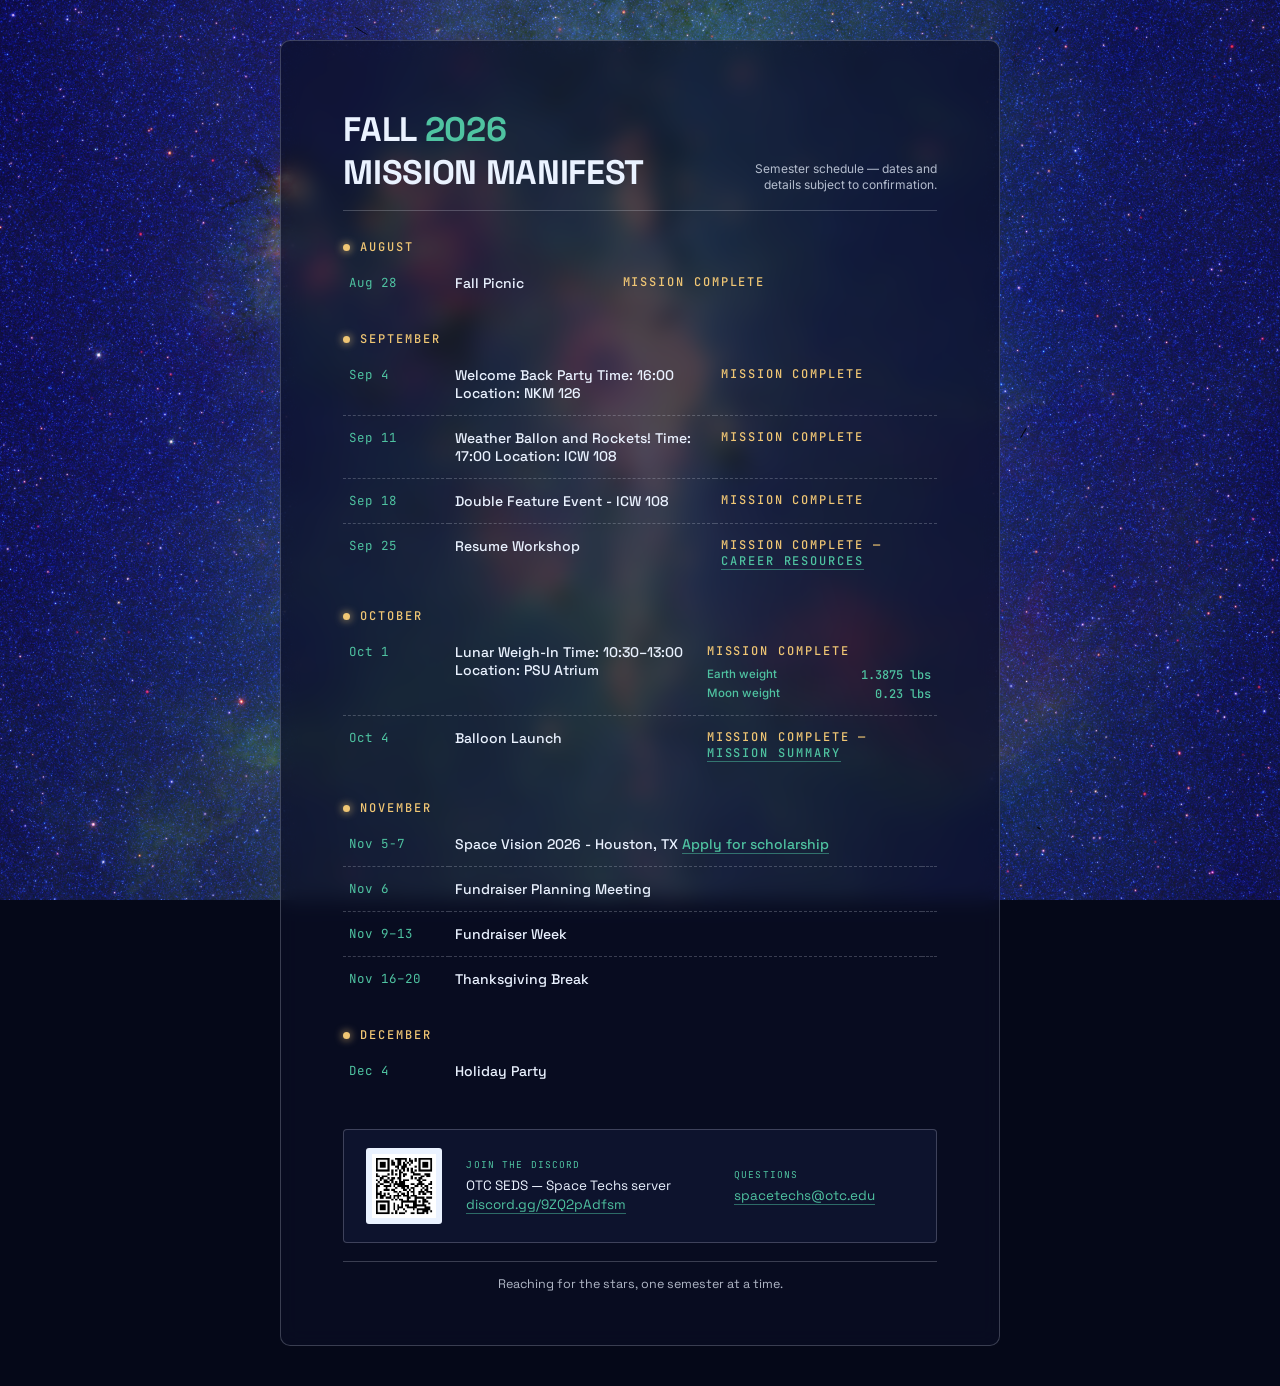
<file: index.html>
<!DOCTYPE html>
<html lang="en">
<head>
<meta charset="UTF-8">
<meta name="viewport" content="width=device-width, initial-scale=1">
<title>Space Techs — Fall 2026 Schedule</title>
<link rel="preconnect" href="https://fonts.googleapis.com">
<link href="https://fonts.googleapis.com/css2?family=Space+Grotesk:wght@400;500;600;700&family=Inter:wght@400;500;600&family=JetBrains+Mono:wght@400;500;600&display=swap" rel="stylesheet">
<link rel="stylesheet" href="css/styles.css">
</head>
<body>

<div class="backdrop" aria-hidden="true"><img src="galactic-center.jpg" alt=""></div>

<div class="page">
  <header>
    <h1>FALL <span class="accent">2026</span><br>MISSION MANIFEST</h1>
    <div class="manifest-note">Semester schedule &mdash; dates and details subject to confirmation.</div>
  </header>

  <main>
  <div class="manifest">

    <div class="month-block">
      <div class="month-label"><span class="dot" aria-hidden="true"></span><h2 class="name">August</h2></div>
      <table class="rows">
        <caption class="sr-only">August schedule</caption>
        <thead>
          <tr>
            <th scope="col" class="sr-only">Date</th>
            <th scope="col" class="sr-only">Event</th>
            <th scope="col" class="sr-only">Status or link</th>
          </tr>
        </thead>
        <tbody>
          <tr><td class="date">Aug 28</td><td class="event">Fall Picnic</td><td class="name">mission complete</td></tr>
        </tbody>
      </table>
    </div>

    <div class="month-block">
      <div class="month-label"><span class="dot" aria-hidden="true"></span><h2 class="name">September</h2></div>
      <table class="rows">
        <caption class="sr-only">September schedule</caption>
        <thead>
          <tr>
            <th scope="col" class="sr-only">Date</th>
            <th scope="col" class="sr-only">Event</th>
            <th scope="col" class="sr-only">Status or link</th>
          </tr>
        </thead>
        <tbody>
          <tr><td class="date">Sep 4</td><td class="event">Welcome Back Party Time: 16:00 Location: NKM 126</td><td class="name">mission complete</td></tr>
          <tr><td class="date">Sep 11</td><td class="event">Weather Ballon and Rockets! Time: 17:00 Location: ICW 108</td><td class="name">mission complete</td></tr>
          <tr><td class="date">Sep 18</td><td class="event">Double Feature Event - ICW 108</td><td class="name">mission complete</td></tr>
          <tr><td class="date">Sep 25</td><td class="event">Resume Workshop</td><td class="name">mission complete &mdash; <a href="career_resources.html">Career Resources</a></td></tr>
        </tbody>
      </table>
    </div>

    <div class="month-block">
      <div class="month-label"><span class="dot" aria-hidden="true"></span><h2 class="name">October</h2></div>
      <table class="rows">
        <caption class="sr-only">October schedule</caption>
        <thead>
          <tr>
            <th scope="col" class="sr-only">Date</th>
            <th scope="col" class="sr-only">Event</th>
            <th scope="col" class="sr-only">Status or link</th>
          </tr>
        </thead>
        <tbody>
          <tr><td class="date">Oct 1</td><td class="event">Lunar Weigh-In Time: 10:30&ndash;13:00 Location: PSU Atrium</td><td class="name">mission complete
            <dl class="stats">
              <div><dt>Earth weight</dt><dd>1.3875 lbs</dd></div>
              <div><dt>Moon weight</dt><dd>0.23 lbs</dd></div>
            </dl>
          </td></tr>
          <tr><td class="date">Oct 4</td><td class="event">Balloon Launch</td><td class="name">mission complete &mdash; <a href="weather_balloon.html">Mission Summary</a></td></tr>
        </tbody>
      </table>
    </div>

    <div class="month-block">
      <div class="month-label"><span class="dot" aria-hidden="true"></span><h2 class="name">November</h2></div>
      <table class="rows">
        <caption class="sr-only">November schedule</caption>
        <thead>
          <tr>
            <th scope="col" class="sr-only">Date</th>
            <th scope="col" class="sr-only">Event</th>
            <th scope="col" class="sr-only">Status or link</th>
          </tr>
        </thead>
        <tbody>
          <tr><td class="date">Nov 5-7</td><td class="event">Space Vision 2026 - Houston, TX <a href="https://sedsusa.typeform.com/to/e5uUiktS" target="_blank" rel="noopener noreferrer">Apply for scholarship<span class="sr-only"> (opens in new tab)</span></a></td><td></td></tr>
          <tr><td class="date">Nov 6</td><td class="event">Fundraiser Planning Meeting</td><td></td></tr>
          <tr><td class="date">Nov 9&ndash;13</td><td class="event">Fundraiser Week</td><td></td></tr>
          <tr><td class="date">Nov 16&ndash;20</td><td class="event">Thanksgiving Break</td><td></td></tr>
        </tbody>
      </table>
    </div>

    <div class="month-block">
      <div class="month-label"><span class="dot" aria-hidden="true"></span><h2 class="name">December</h2></div>
      <table class="rows">
        <caption class="sr-only">December schedule</caption>
        <thead>
          <tr>
            <th scope="col" class="sr-only">Date</th>
            <th scope="col" class="sr-only">Event</th>
            <th scope="col" class="sr-only">Status or link</th>
          </tr>
        </thead>
        <tbody>
          <tr><td class="date">Dec 4</td><td class="event">Holiday Party</td><td></td></tr>
        </tbody>
      </table>
    </div>

  </div>

  <div class="standing-info">
    <div class="qr-col">
      <img src="qr-code.png" alt="QR code linking to the Space Techs Discord server">
    </div>
    <div class="standing-col">
      <div class="label" id="discord-label">Join the Discord</div>
      <div class="value">OTC SEDS &mdash; Space Techs server<br><a href="https://discord.gg/9ZQ2pAdfsm" target="_blank" rel="noopener noreferrer" aria-describedby="discord-label">discord.gg/9ZQ2pAdfsm<span class="sr-only"> (opens in new tab)</span></a></div>
    </div>
    <div class="standing-col">
      <div class="label" id="questions-label">Questions</div>
      <div class="value"><a href="mailto:spacetechs@otc.edu" aria-describedby="questions-label">spacetechs@otc.edu</a></div>
    </div>
  </div>
  </main>

  <footer>
    <div class="tagline">Reaching for the stars, one semester at a time.</div>
  </footer>
</div>

</body>
</html>
</file>
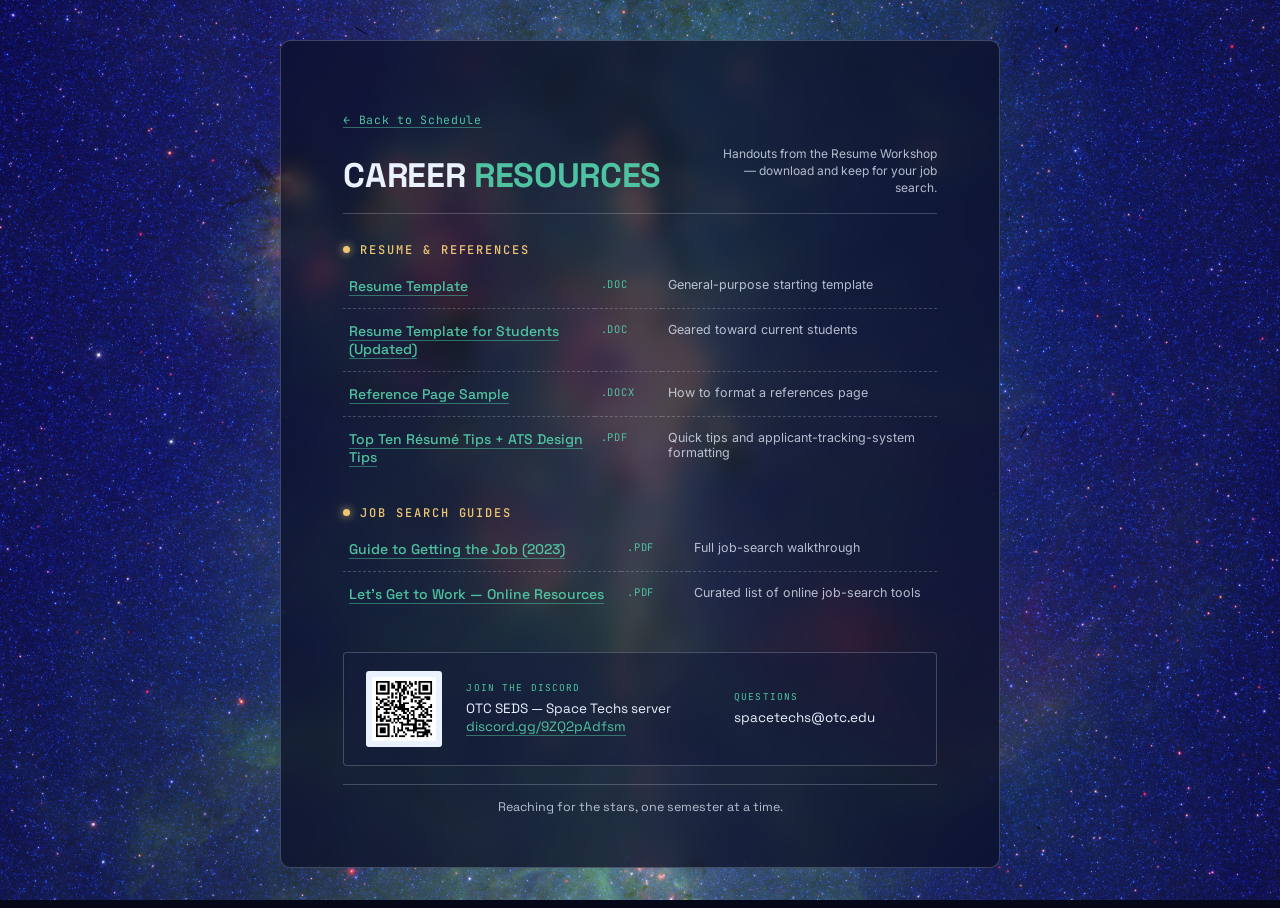
<file: career_resources.html>
<!DOCTYPE html>
<html lang="en">
<head>
<meta charset="UTF-8">
<meta name="viewport" content="width=device-width, initial-scale=1">
<title>Space Techs — Career Resources</title>
<link rel="preconnect" href="https://fonts.googleapis.com">
<link href="https://fonts.googleapis.com/css2?family=Space+Grotesk:wght@400;500;600;700&family=Inter:wght@400;500;600&family=JetBrains+Mono:wght@400;500;600&display=swap" rel="stylesheet">
<link rel="stylesheet" href="css/styles.css">
</head>
<body>

<div class="backdrop"><img src="galactic-center.jpg" alt=""></div>

<div class="page">
  <a class="back-link" href="index.html">&larr; Back to Schedule</a>

  <header>
    <h1>CAREER <span class="accent">RESOURCES</span></h1>
    <div class="manifest-note">Handouts from the Resume Workshop &mdash; download and keep for your job search.</div>
  </header>

  <div class="manifest">

    <div class="section-block">
      <div class="section-label"><span class="dot"></span><span class="name">Resume &amp; References</span></div>
      <table class="rows">
        <tr>
          <td class="file"><a href="career_resources/Resume%20Template.doc">Resume Template</a></td>
          <td class="type">.doc</td>
          <td class="note">General-purpose starting template</td>
        </tr>
        <tr>
          <td class="file"><a href="career_resources/Resume%20Template%20for%20Students%20Updated.doc">Resume Template for Students (Updated)</a></td>
          <td class="type">.doc</td>
          <td class="note">Geared toward current students</td>
        </tr>
        <tr>
          <td class="file"><a href="career_resources/Reference%20Page%20Sample.docx">Reference Page Sample</a></td>
          <td class="type">.docx</td>
          <td class="note">How to format a references page</td>
        </tr>
        <tr>
          <td class="file"><a href="career_resources/Top%20Ten%20R%C3%A9sum%C3%A9%20Tips%20HANDOUT%20Copy%20plus%20ATS%20Design%20Tips.pdf">Top Ten R&eacute;sum&eacute; Tips + ATS Design Tips</a></td>
          <td class="type">.pdf</td>
          <td class="note">Quick tips and applicant-tracking-system formatting</td>
        </tr>
      </table>
    </div>

    <div class="section-block">
      <div class="section-label"><span class="dot"></span><span class="name">Job Search Guides</span></div>
      <table class="rows">
        <tr>
          <td class="file"><a href="career_resources/GuidetoGettingtheJob%20-%202023.pdf">Guide to Getting the Job (2023)</a></td>
          <td class="type">.pdf</td>
          <td class="note">Full job-search walkthrough</td>
        </tr>
        <tr>
          <td class="file"><a href="career_resources/Lets%20Get%20to%20Work%20Online%20Resources%209.21.2026.pdf">Let&rsquo;s Get to Work &mdash; Online Resources</a></td>
          <td class="type">.pdf</td>
          <td class="note">Curated list of online job-search tools</td>
        </tr>
      </table>
    </div>

  </div>

  <div class="standing-info">
    <div class="qr-col">
      <img src="qr-code.png" alt="QR code linking to the Space Techs Discord server">
    </div>
    <div class="standing-col">
      <div class="label">Join the Discord</div>
      <div class="value">OTC SEDS &mdash; Space Techs server<br><a href="https://discord.gg/9ZQ2pAdfsm" target="_blank">discord.gg/9ZQ2pAdfsm</a></div>
    </div>
    <div class="standing-col">
      <div class="label">Questions</div>
      <div class="value">spacetechs@otc.edu</div>
    </div>
  </div>

  <footer>
    <div class="tagline">Reaching for the stars, one semester at a time.</div>
  </footer>
</div>

</body>
</html>
</file>
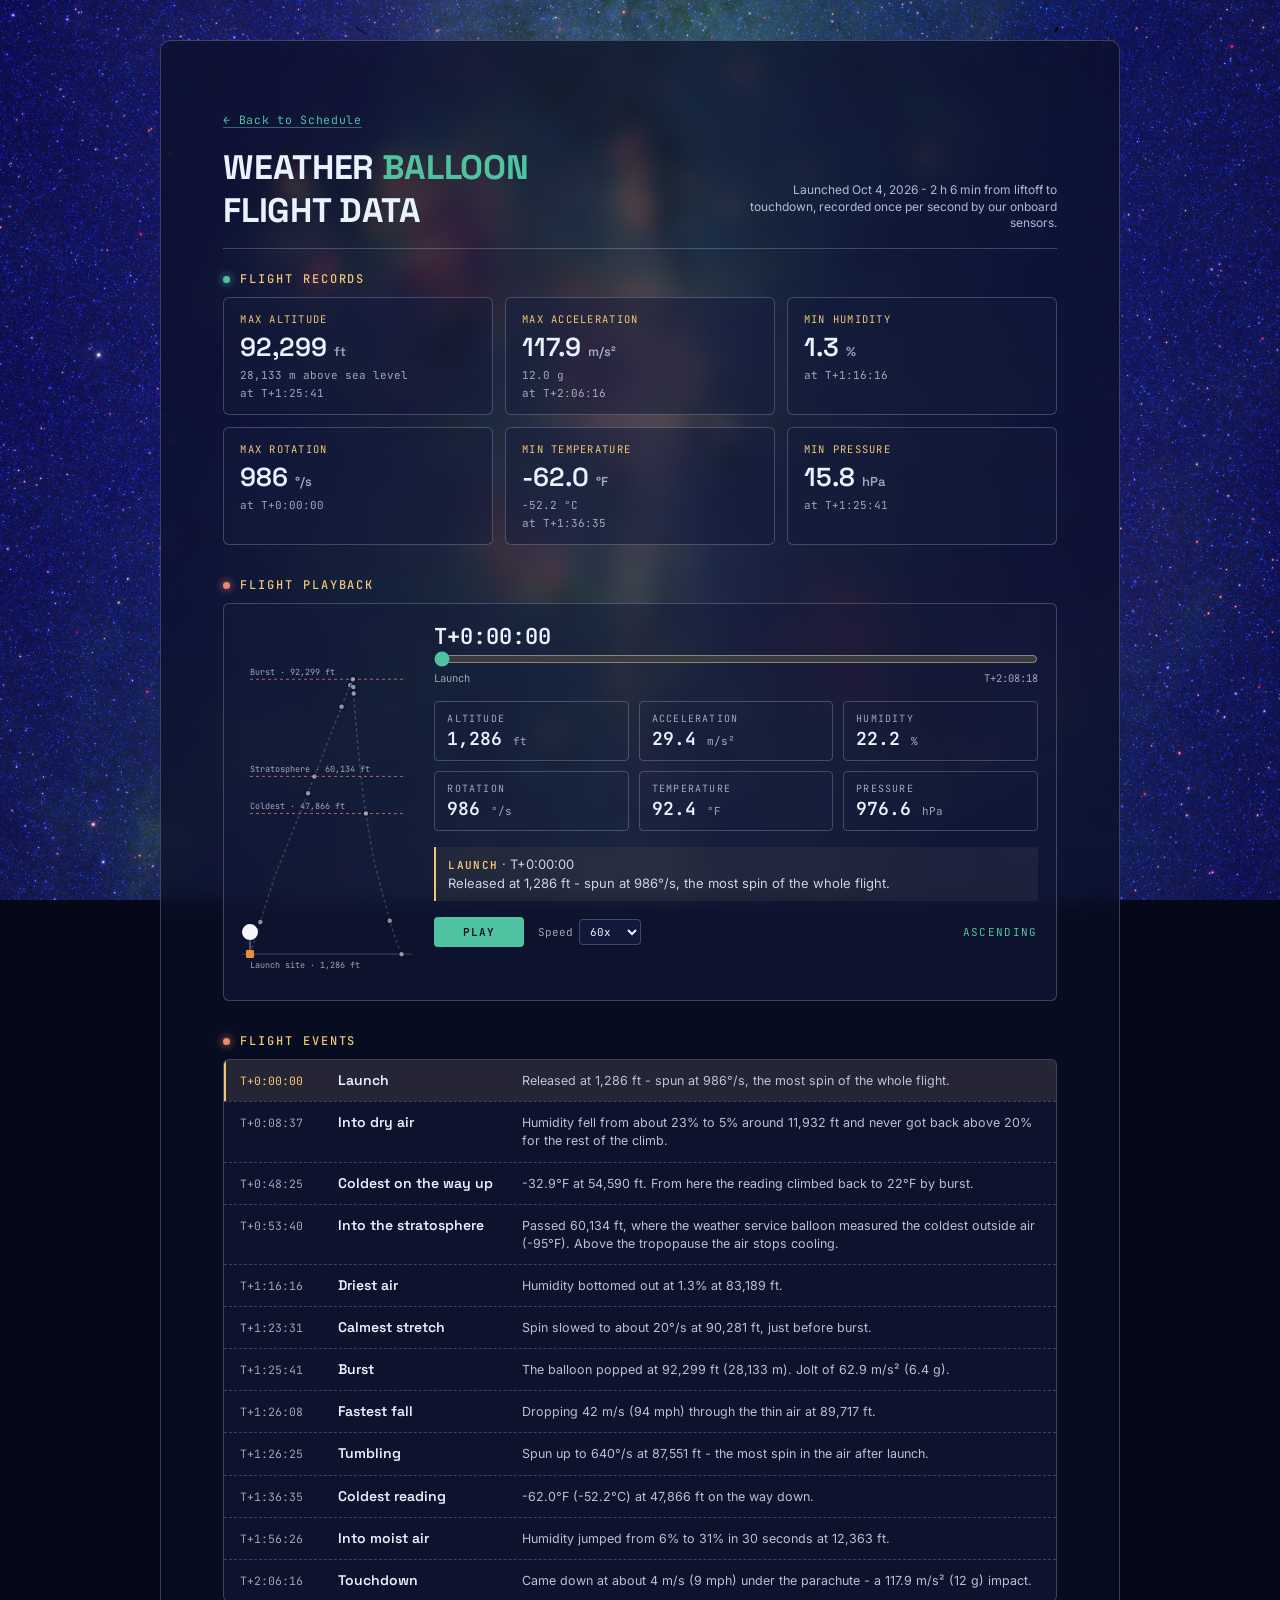
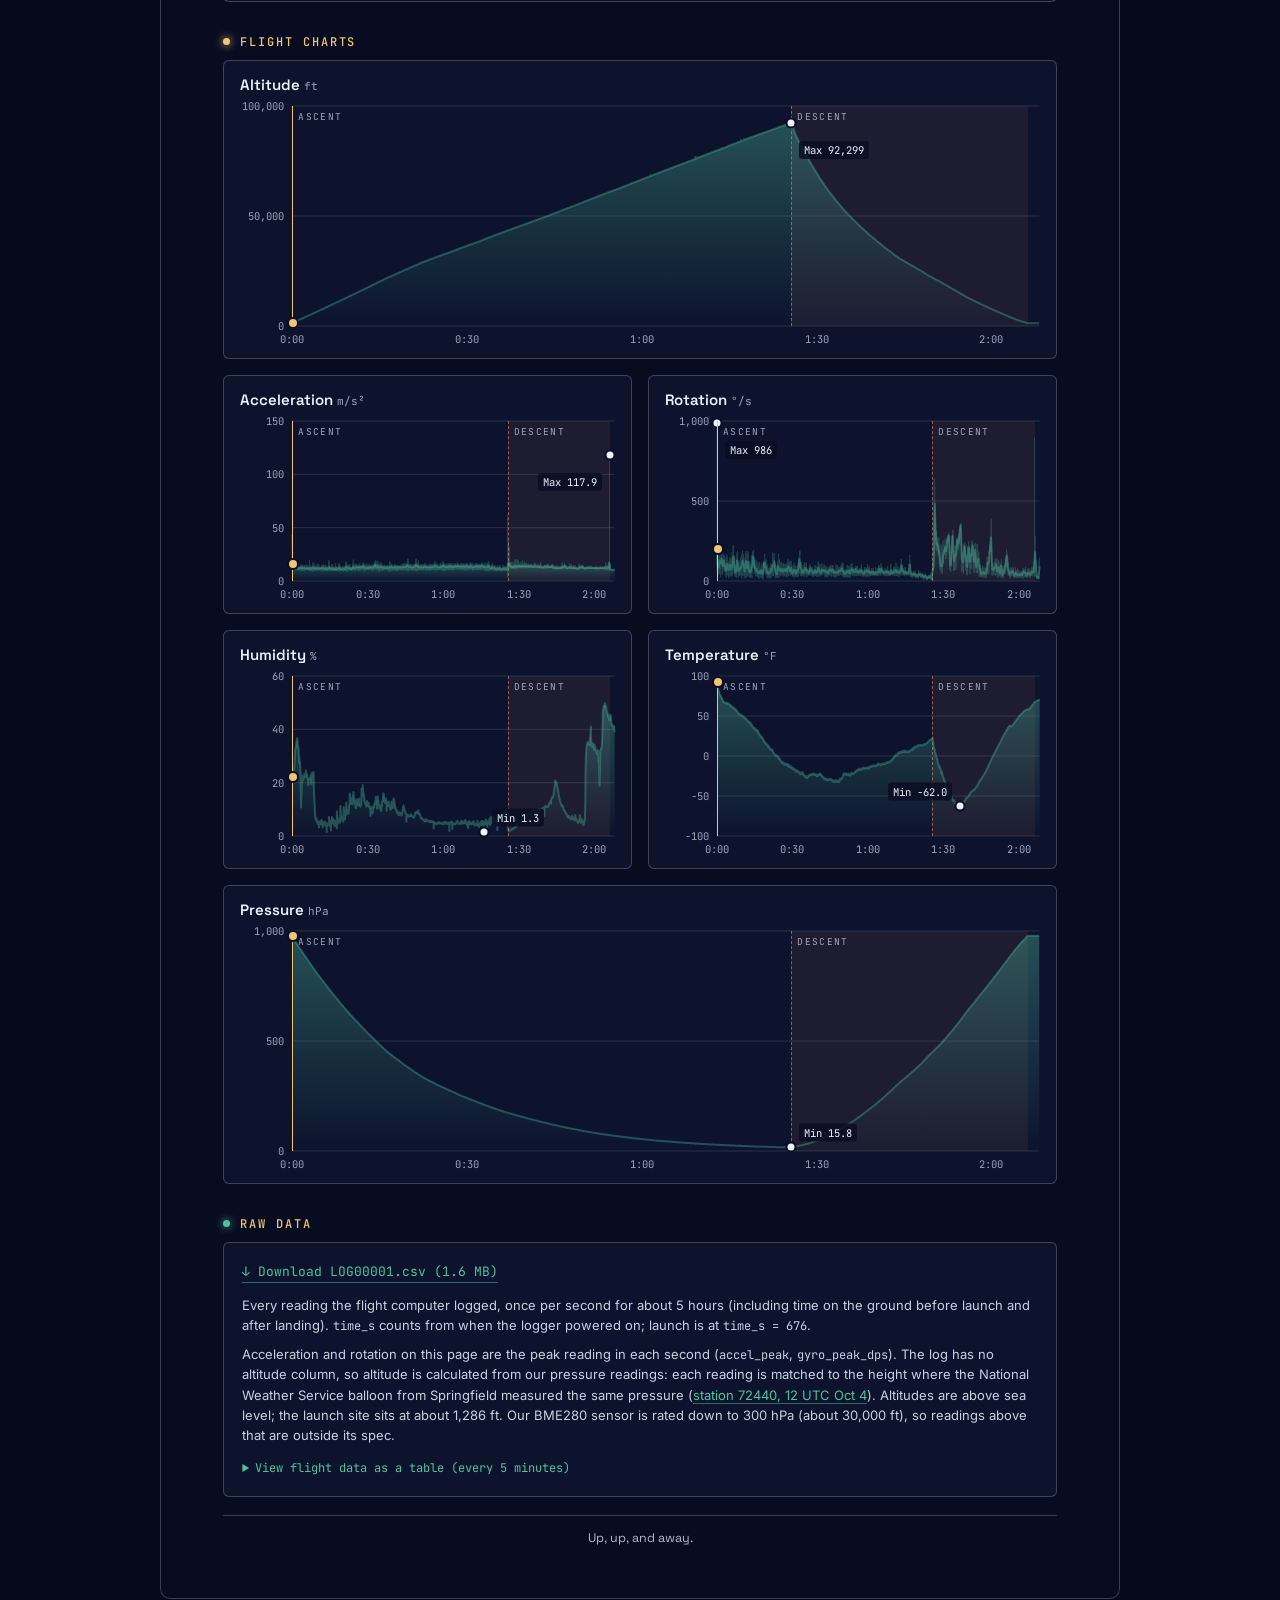
<file: flight_data.html>
<!doctype html>
<html lang="en">
  <head>
    <meta charset="UTF-8" />
    <meta name="viewport" content="width=device-width, initial-scale=1" />
    <title>Space Techs — Flight Data</title>
    <link rel="preconnect" href="https://fonts.googleapis.com" />
    <link
      href="https://fonts.googleapis.com/css2?family=Space+Grotesk:wght@400;500;600;700&family=Inter:wght@400;500;600&family=JetBrains+Mono:wght@400;500;600&display=swap"
      rel="stylesheet"
    />
    <link rel="stylesheet" href="css/styles.css" />
  </head>
  <body>
    <div class="backdrop" aria-hidden="true">
      <img src="galactic-center.jpg" alt="" />
    </div>

    <div class="page wide">
      <a class="back-link" href="index.html">&larr; Back to Schedule</a>

      <header>
        <h1>WEATHER <span class="accent">BALLOON</span><br />FLIGHT DATA</h1>
        <div class="manifest-note">
          Launched Oct 4, 2026 - 2 h 6 min from liftoff to touchdown, recorded
          once per second by our onboard sensors.
        </div>
      </header>

      <main>
        <section class="section-block">
          <div class="section-label">
            <span class="dot teal" aria-hidden="true"></span>
            <h2 class="name">Flight Records</h2>
          </div>
          <div id="cards" class="cards"></div>
        </section>

        <section class="section-block" id="playback">
          <div class="section-label">
            <span class="dot coral" aria-hidden="true"></span>
            <h2 class="name">Flight Playback</h2>
          </div>
          <div class="playback">
            <div class="alt-column" id="alt-column"></div>

            <div class="playback-main">
              <div class="timeline">
                <div class="clock" id="clock">T+0:00:00</div>
                <input
                  type="range"
                  id="scrubber"
                  min="0"
                  value="0"
                  aria-label="Flight time"
                />
                <div class="timeline-ends">
                  <span>Launch</span>
                  <span id="end-label"></span>
                </div>
              </div>

              <div id="readouts" class="readouts"></div>

              <div
                id="latest-event"
                class="latest-event"
                aria-live="polite"
              ></div>

              <div class="controls">
                <button type="button" id="play-btn" class="play-btn">
                  Play
                </button>
                <label>
                  Speed
                  <select id="speed">
                    <option value="30">30x</option>
                    <option value="60" selected>60x</option>
                    <option value="120">120x</option>
                    <option value="300">300x</option>
                  </select>
                </label>
                <span id="phase" class="phase"></span>
              </div>
            </div>
          </div>
        </section>

        <section class="section-block">
          <div class="section-label">
            <span class="dot coral" aria-hidden="true"></span>
            <h2 class="name">Flight Events</h2>
          </div>
          <ol id="events" class="events"></ol>
        </section>

        <section class="section-block">
          <div class="section-label">
            <span class="dot gold" aria-hidden="true"></span>
            <h2 class="name">Flight Charts</h2>
          </div>
          <div id="charts" class="charts"></div>
        </section>

        <section class="section-block">
          <div class="section-label">
            <span class="dot teal" aria-hidden="true"></span>
            <h2 class="name">Raw Data</h2>
          </div>
          <div class="raw-data">
            <a class="download" href="flight_data/LOG00001.csv" download>
              &darr; Download LOG00001.csv (1.6 MB)
            </a>
            <p>
              Every reading the flight computer logged, once per second for
              about 5 hours (including time on the ground before launch and
              after landing). <code>time_s</code> counts from when the logger
              powered on; launch is at <code id="launch-second"></code>.
            </p>
            <p>
              Acceleration and rotation on this page are the peak reading in
              each second (<code>accel_peak</code>,
              <code>gyro_peak_dps</code>). The log has no altitude column, so
              altitude is calculated from our pressure readings: each reading is
              matched to the height where the National Weather Service balloon
              from Springfield measured the same pressure (<a
                href="https://weather.uwyo.edu/wsgi/sounding?datetime=2026-10-04%2012:00:00&id=72440&type=TEXT:LIST"
                target="_blank"
                rel="noopener noreferrer"
                >station 72440, 12 UTC Oct 4<span class="sr-only">
                  (opens in new tab)</span
                ></a
              >). Altitudes are above sea level; the launch site sits at about
              <span id="launch-ft"></span> ft. Our BME280 sensor is rated down
              to 300 hPa (about 30,000 ft), so readings above that are outside
              its spec.
            </p>
            <details>
              <summary>View flight data as a table (every 5 minutes)</summary>
              <div class="table-wrap">
                <table class="data-table">
                  <caption class="sr-only">
                    Flight readings every 5 minutes from launch to landing
                  </caption>
                  <thead id="table-head"></thead>
                  <tbody id="table-body"></tbody>
                </table>
              </div>
            </details>
          </div>
        </section>
      </main>

      <footer>
        <div class="tagline">Up, up, and away.</div>
      </footer>
    </div>

    <script src="flight_data/flight_data.js"></script>
    <script src="js/flight/setup.js"></script>
    <script src="js/flight/cards.js"></script>
    <script src="js/flight/charts.js"></script>
    <script src="js/flight/altitude-column.js"></script>
    <script src="js/flight/events.js"></script>
    <script src="js/flight/playback.js"></script>
    <script src="js/flight/raw-data.js"></script>
  </body>
</html>
</file>
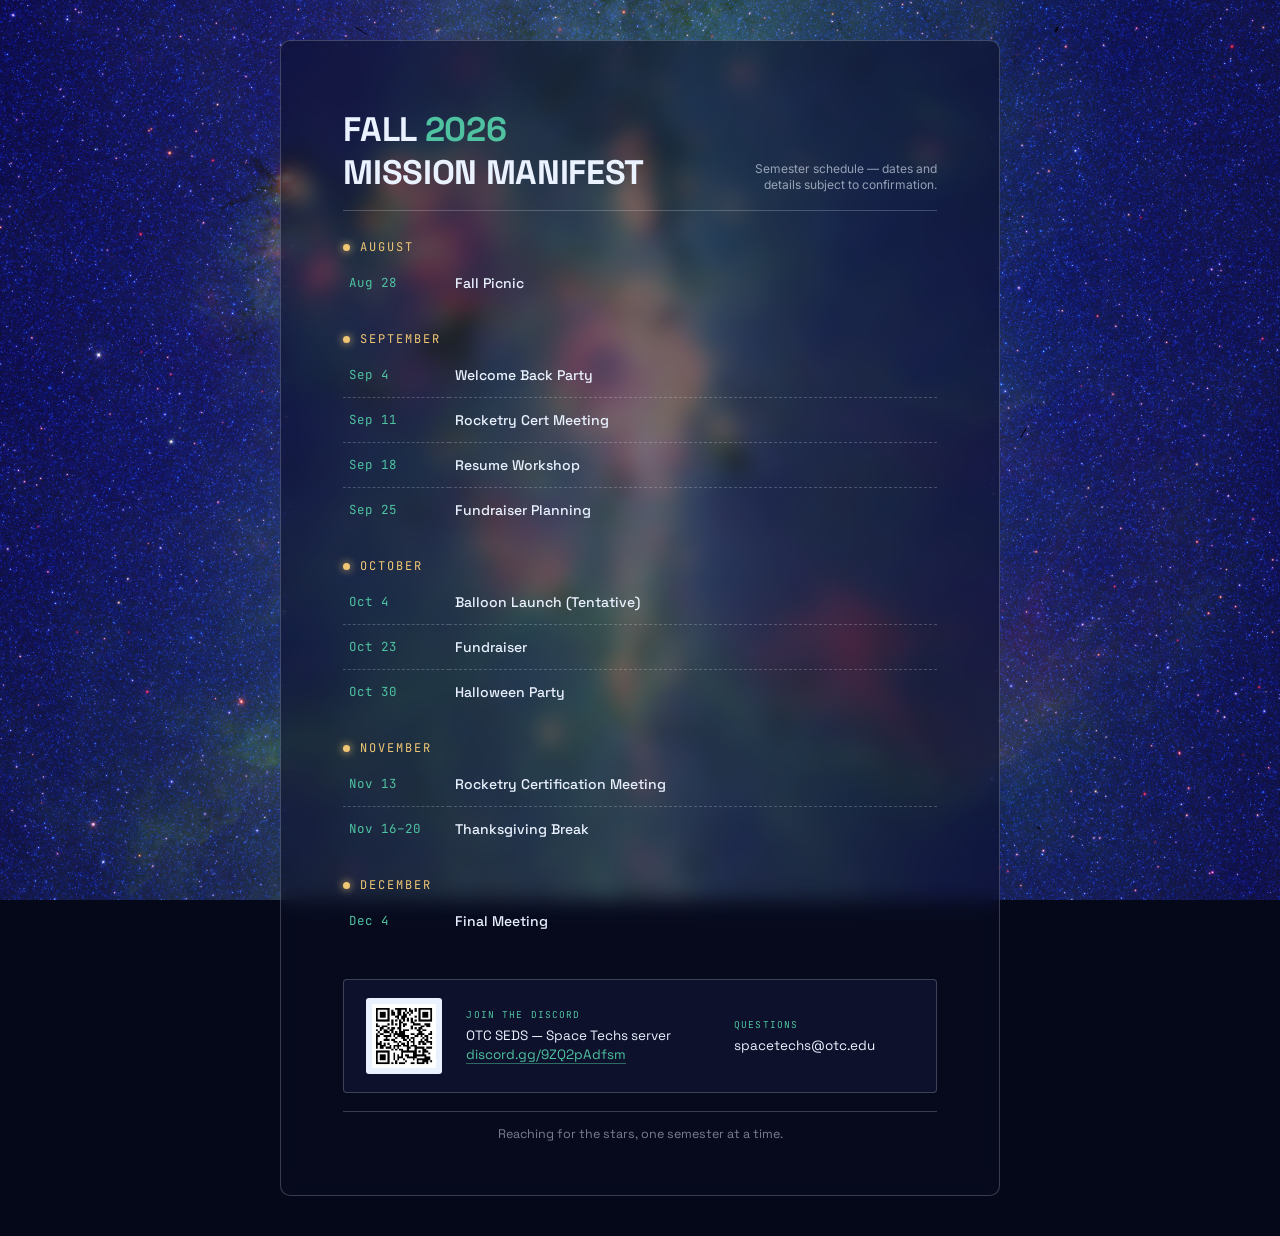
<file: schedule.html>
<!DOCTYPE html>
<html lang="en">
<head>
<meta charset="UTF-8">
<meta name="viewport" content="width=device-width, initial-scale=1">
<title>Space Techs — Fall 2026 Schedule</title>
<link rel="preconnect" href="https://fonts.googleapis.com">
<link href="https://fonts.googleapis.com/css2?family=Space+Grotesk:wght@400;500;600;700&family=Inter:wght@400;500;600&family=JetBrains+Mono:wght@400;500;600&display=swap" rel="stylesheet">
<style>
  :root{
    --navy-deep:   #12183a;
    --teal:        #4FC3A1;
    --gold:        #F0C674;
    --starlight:   #EAF2FF;
    --glass:       rgba(20, 27, 58, 0.5);
    --hair:        rgba(234, 242, 255, 0.22);
  }

  * { margin:0; padding:0; box-sizing:border-box; }

  html, body{
    min-height:100%;
  }

  body{
    font-family:'Inter', sans-serif;
    color:var(--starlight);
    background:#050818;
    display:flex;
    justify-content:center;
    padding:40px 18px;
  }

  /* ---------- nebula backdrop ---------- */
  .backdrop{
    position:fixed;
    inset:0;
    z-index:0;
    overflow:hidden;
    background:var(--navy-deep);
  }
  .backdrop img{
    position:absolute;
    top:50%; left:50%;
    height:100vw;
    width:auto;
    max-width:none;
    transform:translate(-50%, -50%) rotate(90deg);
  }

  .page{
    position:relative;
    z-index:10;
    width:100%;
    max-width:720px;
    background:rgba(10,14,36,0.55);
    backdrop-filter:blur(10px);
    border:1px solid var(--hair);
    border-radius:10px;
    padding:0.7in 0.65in 0.55in;
  }

  header{
    display:flex;
    justify-content:space-between;
    align-items:flex-end;
    flex-wrap:wrap;
    gap:12px;
    border-bottom:1px solid var(--hair);
    padding-bottom:16px; margin-bottom:22px;
  }

  h2{
    font-family:'Space Grotesk', sans-serif;
    font-weight:700;
    font-size:34px;
    letter-spacing:-0.01em;
  }
  h2 .accent{ color:var(--teal); }

  .manifest-note{
    font-size:12px;
    color:rgba(234,242,255,0.6);
    max-width:2.3in;
    text-align:right;
    line-height:1.4;
  }

  .manifest{
    display:flex;
    flex-direction:column;
    gap:26px;
    padding:6px 0 10px;
  }

  .month-label{
    display:flex;
    align-items:center;
    gap:10px;
    margin-bottom:6px;
  }
  .month-label .dot{
    width:7px; height:7px; border-radius:50%;
    background:var(--gold);
    box-shadow:0 0 8px var(--gold);
  }
  .month-label .name{
    font-family:'JetBrains Mono', monospace;
    font-size:12px;
    letter-spacing:0.16em;
    text-transform:uppercase;
    color:var(--gold);
  }

  table.rows{
    width:100%;
    border-collapse:collapse;
  }
  table.rows tr{
    border-bottom:1px dashed var(--hair);
  }
  table.rows tr:last-child{ border-bottom:none; }

  table.rows td{
    padding:13px 6px;
    vertical-align:top;
  }

  td.date{
    width:1.1in;
    font-family:'JetBrains Mono', monospace;
    font-size:12.5px;
    color:var(--teal);
    white-space:nowrap;
  }
  td.event{
    font-family:'Space Grotesk', sans-serif;
    font-weight:500;
    font-size:14px;
    color:var(--starlight);
  }

  .standing-info{
    display:flex;
    align-items:center;
    gap:24px;
    flex-wrap:wrap;
    margin-top:26px;
    padding:18px 22px;
    background:var(--glass);
    border:1px solid var(--hair);
    border-radius:4px;
  }
  .standing-info .qr-col{
    flex:0 0 auto;
    background:var(--starlight);
    padding:6px;
    border-radius:3px;
    line-height:0;
  }
  .standing-info .qr-col img{
    width:64px; height:64px; display:block;
  }
  .standing-info .standing-col{ flex:1 1 auto; }
  .standing-info .label{
    font-family:'JetBrains Mono', monospace;
    font-size:9.5px;
    letter-spacing:0.12em;
    text-transform:uppercase;
    color:var(--teal);
    margin-bottom:6px;
  }
  .standing-info .value{
    font-family:'Space Grotesk', sans-serif;
    font-size:13.5px;
    color:var(--starlight);
    line-height:1.35;
  }
  .standing-info .value a{
    color:var(--teal);
    text-decoration:none;
    border-bottom:1px solid rgba(79,195,161,0.5);
  }
  .standing-info .value a:hover{
    border-bottom-color:var(--teal);
  }

  footer{
    margin-top:18px;
    padding-top:14px;
    border-top:1px solid var(--hair);
    display:flex;
    justify-content:center;
    align-items:center;
    text-align:center;
  }
  footer .tagline{
    font-family:'Space Grotesk', sans-serif;
    font-size:12.5px;
    color:rgba(234,242,255,0.5);
  }

  @media (max-width:520px){
    .page{ padding:0.5in 0.4in 0.4in; }
    h2{ font-size:26px; }
    header{ flex-direction:column; align-items:flex-start; }
    .manifest-note{ text-align:left; max-width:none; }
  }
</style>
</head>
<body>

<div class="backdrop"><img src="galactic-center.jpg" alt=""></div>

<div class="page">
  <header>
    <h2>FALL <span class="accent">2026</span><br>MISSION MANIFEST</h2>
    <div class="manifest-note">Semester schedule &mdash; dates and details subject to confirmation.</div>
  </header>

  <div class="manifest">

    <div class="month-block">
      <div class="month-label"><span class="dot"></span><span class="name">August</span></div>
      <table class="rows">
        <tr><td class="date">Aug 28</td><td class="event">Fall Picnic</td></tr>
      </table>
    </div>

    <div class="month-block">
      <div class="month-label"><span class="dot"></span><span class="name">September</span></div>
      <table class="rows">
        <tr><td class="date">Sep 4</td><td class="event">Welcome Back Party</td></tr>
        <tr><td class="date">Sep 11</td><td class="event">Rocketry Cert Meeting</td></tr>
        <tr><td class="date">Sep 18</td><td class="event">Resume Workshop</td></tr>
        <tr><td class="date">Sep 25</td><td class="event">Fundraiser Planning</td></tr>
      </table>
    </div>

    <div class="month-block">
      <div class="month-label"><span class="dot"></span><span class="name">October</span></div>
      <table class="rows">
        <tr><td class="date">Oct 4</td><td class="event">Balloon Launch (Tentative)</td></tr>
        <tr><td class="date">Oct 23</td><td class="event">Fundraiser</td></tr>
        <tr><td class="date">Oct 30</td><td class="event">Halloween Party</td></tr>
      </table>
    </div>

    <div class="month-block">
      <div class="month-label"><span class="dot"></span><span class="name">November</span></div>
      <table class="rows">
        <tr><td class="date">Nov 13</td><td class="event">Rocketry Certification Meeting</td></tr>
        <tr><td class="date">Nov 16&ndash;20</td><td class="event">Thanksgiving Break</td></tr>
      </table>
    </div>

    <div class="month-block">
      <div class="month-label"><span class="dot"></span><span class="name">December</span></div>
      <table class="rows">
        <tr><td class="date">Dec 4</td><td class="event">Final Meeting</td></tr>
      </table>
    </div>

  </div>

  <div class="standing-info">
    <div class="qr-col">
      <img src="qr-code.png" alt="QR code linking to the Space Techs Discord server">
    </div>
    <div class="standing-col">
      <div class="label">Join the Discord</div>
      <div class="value">OTC SEDS &mdash; Space Techs server<br><a href="https://discord.gg/9ZQ2pAdfsm">discord.gg/9ZQ2pAdfsm</a></div>
    </div>
    <div class="standing-col">
      <div class="label">Questions</div>
      <div class="value">spacetechs@otc.edu</div>
    </div>
  </div>

  <footer>
    <div class="tagline">Reaching for the stars, one semester at a time.</div>
  </footer>
</div>

</body>
</html>
</file>
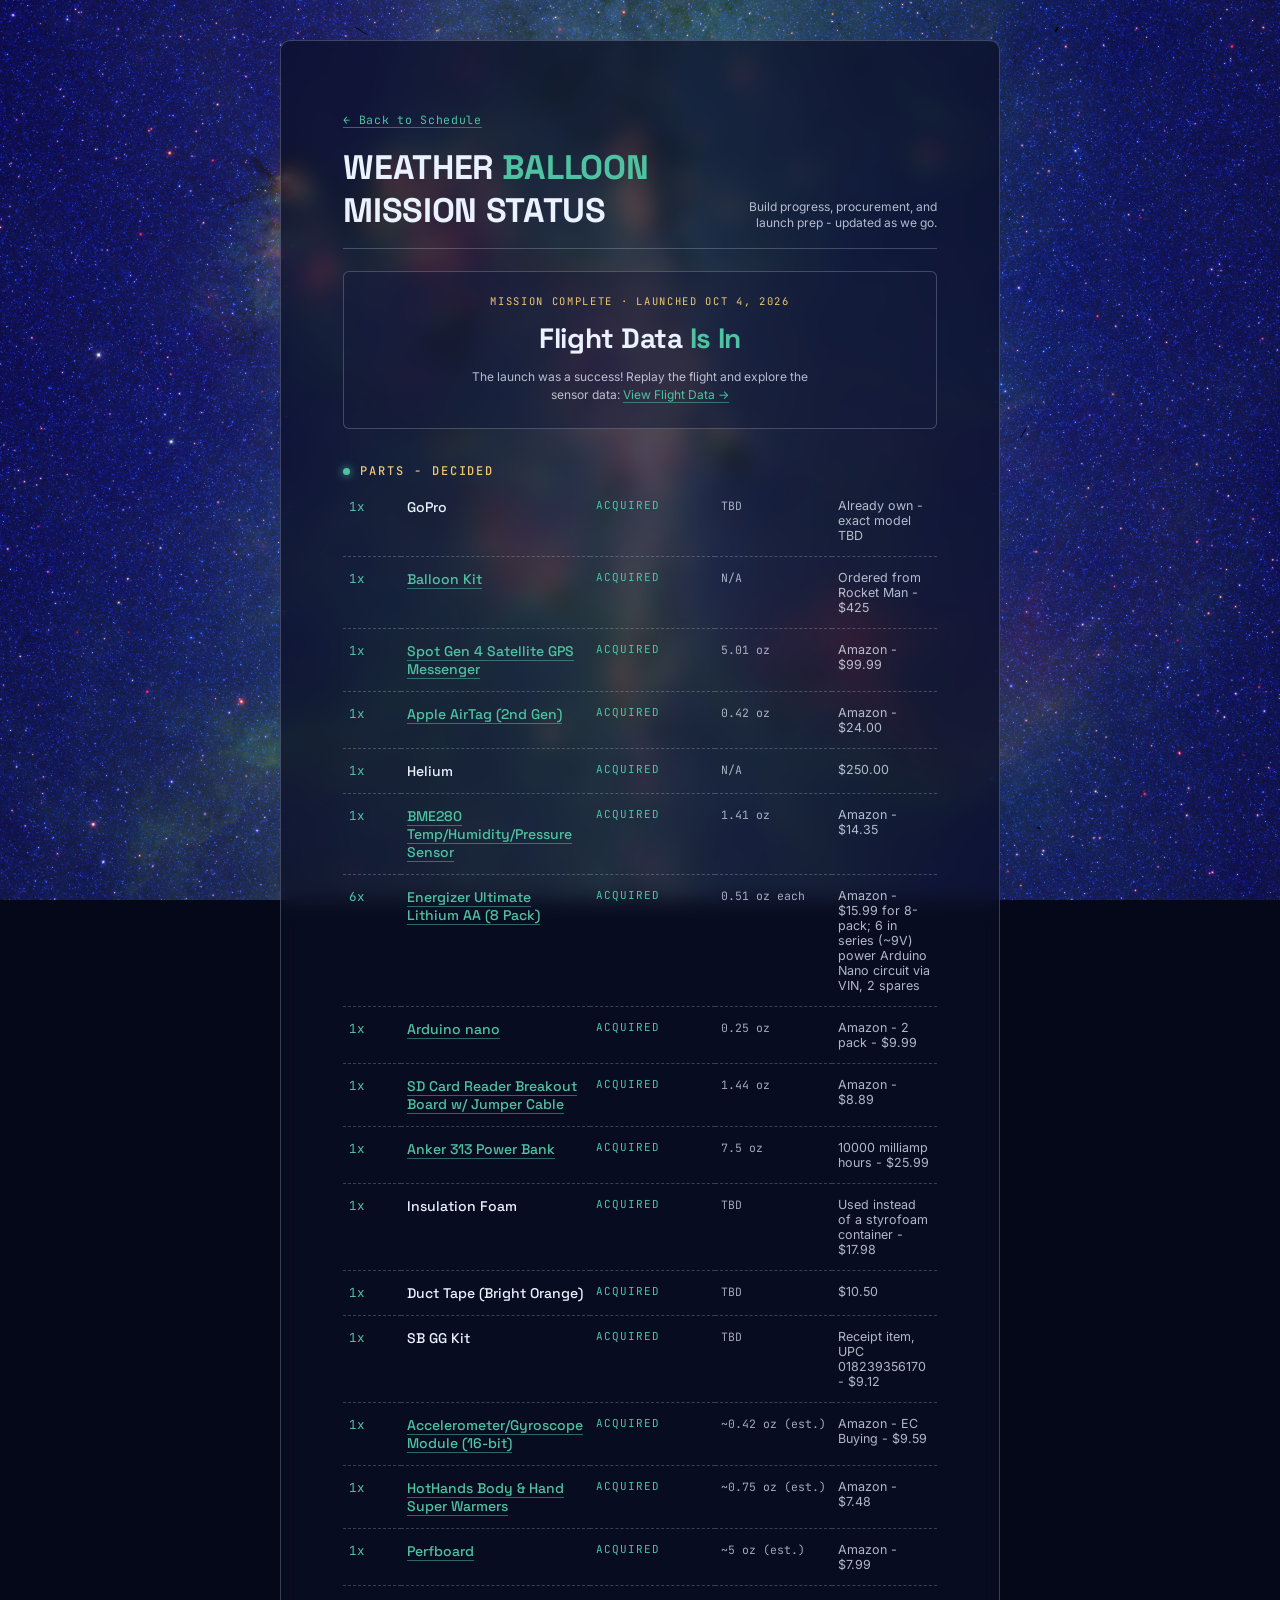
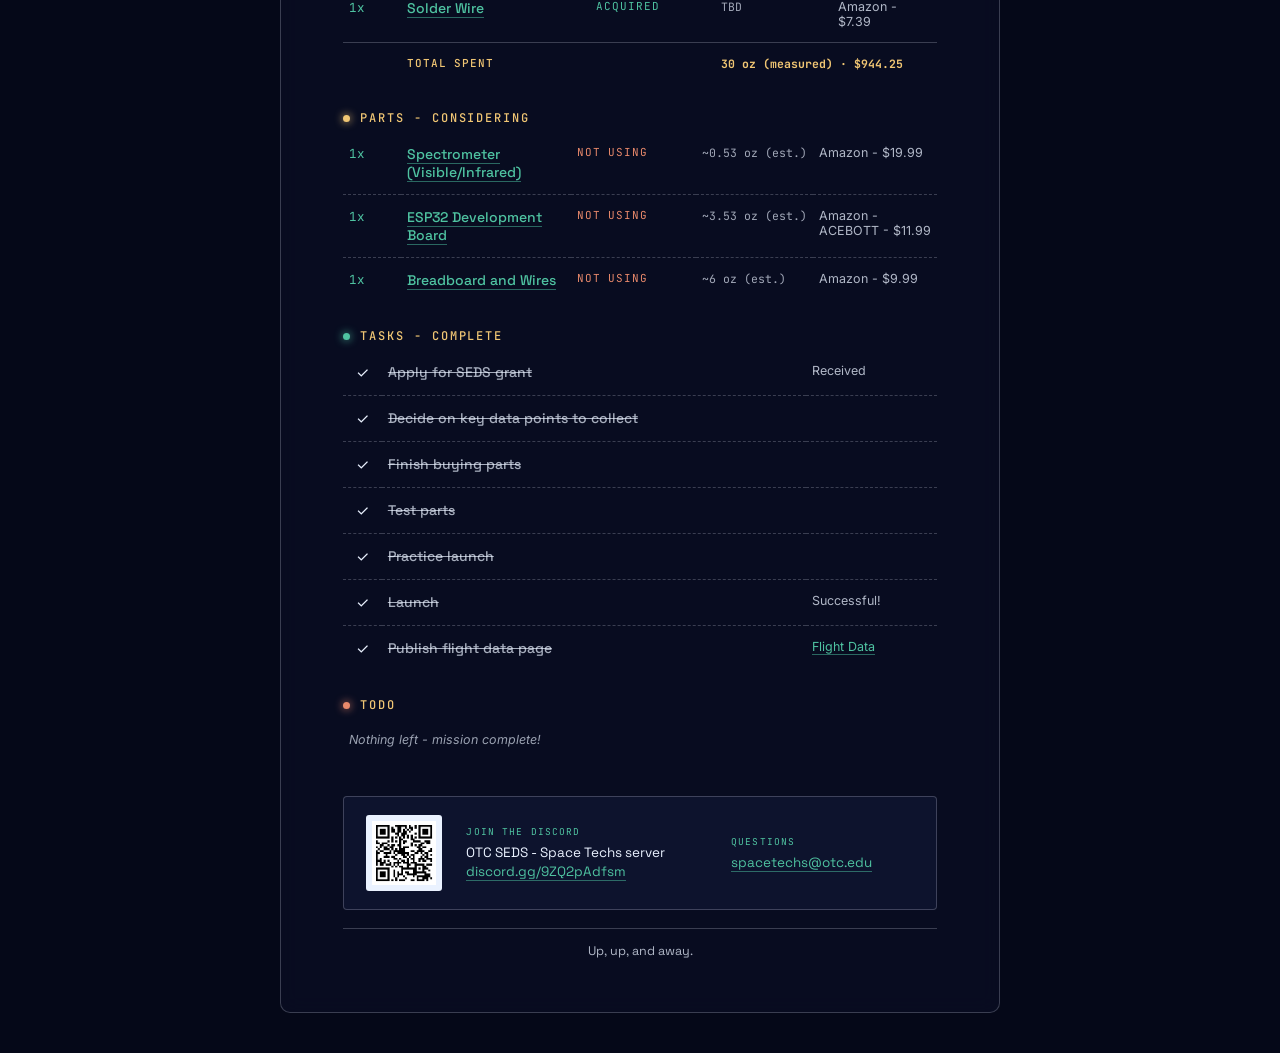
<file: weather_balloon.html>
﻿<!DOCTYPE html>
<html lang="en">
<head>
<meta charset="UTF-8">
<meta name="viewport" content="width=device-width, initial-scale=1">
<title>Space Techs — Weather Balloon Status</title>
<link rel="preconnect" href="https://fonts.googleapis.com">
<link href="https://fonts.googleapis.com/css2?family=Space+Grotesk:wght@400;500;600;700&family=Inter:wght@400;500;600&family=JetBrains+Mono:wght@400;500;600&display=swap" rel="stylesheet">
<link rel="stylesheet" href="css/styles.css">
</head>
<body>

<div class="backdrop" aria-hidden="true"><img src="galactic-center.jpg" alt=""></div>

<div class="page">
  <a class="back-link" href="index.html">&larr; Back to Schedule</a>

  <header>
    <h1>WEATHER <span class="accent">BALLOON</span><br>MISSION STATUS</h1>
    <div class="manifest-note">Build progress, procurement, and launch prep - updated as we go.</div>
  </header>

  <main>

  <!-- ---------- Launch complete / flight data ---------- -->
  <div class="countdown">
    <div class="label">Mission Complete &middot; Launched Oct 4, 2026</div>
    <div class="banner-headline">Flight Data <span class="accent">Is In</span></div>
    <div class="target-date">The launch was a success! Replay the flight and explore the sensor data: <a href="flight_data.html">View Flight Data &rarr;</a></div>
  </div>

  <p class="sr-only">External links on this page (products, Discord) open in a new browser tab.</p>

  <div class="manifest">

    <!-- ---------- Parts we've decided on ---------- -->
    <div class="section-block">
      <div class="section-label"><span class="dot teal" aria-hidden="true"></span><h2 class="name">Parts - Decided</h2></div>
      <table class="rows parts">
        <caption class="sr-only">Parts already decided on</caption>
        <thead>
          <tr>
            <th scope="col" class="sr-only">Qty</th>
            <th scope="col" class="sr-only">Item</th>
            <th scope="col" class="sr-only">Status</th>
            <th scope="col" class="sr-only">Weight</th>
            <th scope="col" class="sr-only">Notes</th>
          </tr>
        </thead>
        <tbody>
        <tr>
          <td class="qty">1x</td>
          <td class="item">GoPro</td>
          <td class="tag acquired">acquired</td>
          <td class="weight">TBD</td>
          <td class="notes">Already own - exact model TBD</td>
        </tr>
        <tr>
          <td class="qty">1x</td>
          <td class="item"><a href="https://www.the-rocketman.com/products/hab-kit-complete-package" target="_blank" rel="noopener noreferrer">Balloon Kit</a></td>
          <td class="tag acquired">acquired</td>
          <td class="weight">N/A</td>
          <td class="notes">Ordered from Rocket Man - $425</td>
        </tr>
        <tr>
          <td class="qty">1x</td>
          <td class="item"><a href="https://www.amazon.com/dp/B08F998MFH" target="_blank" rel="noopener noreferrer">Spot Gen 4 Satellite GPS Messenger</a></td>
          <td class="tag acquired">acquired</td>
          <td class="weight">5.01 oz</td>
          <td class="notes">Amazon - $99.99</td>
        </tr>
        <tr>
          <td class="qty">1x</td>
          <td class="item"><a href="https://www.amazon.com/Apple-AirTag-2nd-Generation-Precision/dp/B0GJTFXNRX/" target="_blank" rel="noopener noreferrer">Apple AirTag (2nd Gen)</a></td>
          <td class="tag acquired">acquired</td>
          <td class="weight">0.42 oz</td>
          <td class="notes">Amazon - $24.00</td>
        </tr>
        <tr>
          <td class="qty">1x</td>
          <td class="item">Helium</td>
          <td class="tag acquired">acquired</td>
          <td class="weight">N/A</td>
          <td class="notes">$250.00</td>
        </tr>
        <tr>
          <td class="qty">1x</td>
          <td class="item"><a href="https://www.amazon.com/dp/B0BNHJJMB5" target="_blank" rel="noopener noreferrer">BME280 Temp/Humidity/Pressure Sensor</a></td>
          <td class="tag acquired">acquired</td>
          <td class="weight">1.41 oz</td>
          <td class="notes">Amazon - $14.35</td>
        </tr>
        <tr>
          <td class="qty">6x</td>
          <td class="item"><a href="https://www.amazon.com/Energizer-Ultimate-Lithium-Battery-Package/dp/B00EAKP8S0" target="_blank" rel="noopener noreferrer">Energizer Ultimate Lithium AA (8 Pack)</a></td>
          <td class="tag acquired">acquired</td>
          <td class="weight">0.51 oz each</td>
          <td class="notes">Amazon - $15.99 for 8-pack; 6 in series (~9V) power Arduino Nano circuit via VIN, 2 spares</td>
        </tr>
        <tr>
          <td class="qty">1x</td>
          <td class="item"><a href="https://www.amazon.com/dp/B0H11VRYCL?lv=shuf&crid=3LOOR0EXYRE31&keywords=Arduino%2BNano&sprefix=arduino%2Bnano%2Caps%2C171&th=1&dib_tag=se&sp_csd=d2lkZ2V0TmFtZT1zcF9tdGY&dib=eyJ2IjoiMSJ9.[base64].BScQd7l63jnSHGKi4k8kTP5vVKnlSqLpV4B2GMIYjmU&qid=1789308611&sr=8-5-spons&channelId=500&ref_=sr_1_5_sspa&plpRedirect=mhFallback" target="_blank" rel="noopener noreferrer">Arduino nano</a></td>
          <td class="tag acquired">acquired</td>
          <td class="weight">0.25 oz</td>
          <td class="notes">Amazon - 2 pack - $9.99</td>
        </tr>
        <tr>
          <td class="qty">1x</td>
          <td class="item"><a href="https://www.amazon.com/Interface-Arduino-Raspberry-Breakout-Cable%EF%BC%88Pack/dp/B07MTTLF75" target="_blank" rel="noopener noreferrer">SD Card Reader Breakout Board w/ Jumper Cable</a></td>
          <td class="tag acquired">acquired</td>
          <td class="weight">1.44 oz</td>
          <td class="notes">Amazon - $8.89</td>
        </tr>
        <tr>
          <td class="qty">1x</td>
          <td class="item"><a href="https://www.anker.com/products/a1229" target="_blank" rel="noopener noreferrer">Anker 313 Power Bank</a></td>
          <td class="tag acquired">acquired</td>
          <td class="weight">7.5 oz</td>
          <td class="notes">10000 milliamp hours - $25.99</td>
        </tr>
        <tr>
          <td class="qty">1x</td>
          <td class="item">Insulation Foam</td>
          <td class="tag acquired">acquired</td>
          <td class="weight">TBD</td>
          <td class="notes">Used instead of a styrofoam container - $17.98</td>
        </tr>
        <tr>
          <td class="qty">1x</td>
          <td class="item">Duct Tape (Bright Orange)</td>
          <td class="tag acquired">acquired</td>
          <td class="weight">TBD</td>
          <td class="notes">$10.50</td>
        </tr>
        <tr>
          <td class="qty">1x</td>
          <td class="item">SB GG Kit</td>
          <td class="tag acquired">acquired</td>
          <td class="weight">TBD</td>
          <td class="notes">Receipt item, UPC 018239356170 - $9.12</td>
        </tr>
        <tr>
          <td class="qty">1x</td>
          <td class="item"><a href="https://www.amazon.com/EC-Buying-Accelerometer-Gyroscope-Module16-Bit/dp/B0B3D6D1KD/" target="_blank" rel="noopener noreferrer">Accelerometer/Gyroscope Module (16-bit)</a></td>
          <td class="tag acquired">acquired</td>
          <td class="weight">~0.42 oz (est.)</td>
          <td class="notes">Amazon - EC Buying - $9.59</td>
        </tr>
        <tr>
          <td class="qty">1x</td>
          <td class="item"><a href="https://www.amazon.com/HotHands-Body-Hand-Super-Warmers/dp/B00KDHJBAK/" target="_blank" rel="noopener noreferrer">HotHands Body & Hand Super Warmers</a></td>
          <td class="tag acquired">acquired</td>
          <td class="weight">~0.75 oz (est.)</td>
          <td class="notes">Amazon - $7.48</td>
        </tr>
        <tr>
          <td class="qty">1x</td>
          <td class="item"><a href="https://www.amazon.com/Rindion-Compatible-Prototype-Electronics-Soldering/dp/B0DBZ1BXFZ/" target="_blank" rel="noopener noreferrer">Perfboard</a></td>
          <td class="tag acquired">acquired</td>
          <td class="weight">~5 oz (est.)</td>
          <td class="notes">Amazon - $7.99</td>
        </tr>
        <tr>
          <td class="qty">1x</td>
          <td class="item"><a href="https://www.amazon.com/TOWOT-Purity-Electrical-Soldering-Content/dp/B09KM2LW4G/" target="_blank" rel="noopener noreferrer">Solder Wire</a></td>
          <td class="tag acquired">acquired</td>
          <td class="weight">TBD</td>
          <td class="notes">Amazon - $7.39</td>
        </tr>
        <tr class="total-row">
          <td></td>
          <td class="item grand">Total Spent</td>
          <td></td>
          <td class="weight grand" colspan="2">30 oz (measured) &middot; $944.25</td>
        </tr>
        <!--
        Tag options: "acquired" (received), "ordered" (ordered, not yet received), "not-ordered" (decided, not yet ordered)
        <tr>
          <td class="qty">1x</td>
          <td class="item">Item name</td>
          <td class="tag not-ordered">not ordered</td>
          <td class="weight">Weight</td>
          <td class="notes">Notes / vendor / price</td>
        </tr>
        -->
        </tbody>
      </table>
    </div>

    <!-- ---------- Parts we're considering ---------- -->
    <div class="section-block">
      <div class="section-label"><span class="dot gold" aria-hidden="true"></span><h2 class="name">Parts - Considering</h2></div>
      <table class="rows parts">
        <caption class="sr-only">Parts under consideration, not yet used</caption>
        <thead>
          <tr>
            <th scope="col" class="sr-only">Qty</th>
            <th scope="col" class="sr-only">Item</th>
            <th scope="col" class="sr-only">Status</th>
            <th scope="col" class="sr-only">Weight</th>
            <th scope="col" class="sr-only">Notes</th>
          </tr>
        </thead>
        <tbody>
        <tr>
          <td class="qty">1x</td>
          <td class="item"><a href="https://www.amazon.com/Visible-Spectrum-Infrared-Spectrometer-arduino/dp/B0DBQKDV67/" target="_blank" rel="noopener noreferrer">Spectrometer (Visible/Infrared)</a></td>
          <td class="tag not-using">not using</td>
          <td class="weight">~0.53 oz (est.)</td>
          <td class="notes">Amazon - $19.99</td>
        </tr>
        <tr>
          <td class="qty">1x</td>
          <td class="item"><a href="https://www.amazon.com/ACEBOTT-Development-Board-Compatible-Arduino/dp/B0D5D7Q42V/" target="_blank" rel="noopener noreferrer">ESP32 Development Board</a></td>
          <td class="tag not-using">not using</td>
          <td class="weight">~3.53 oz (est.)</td>
          <td class="notes">Amazon - ACEBOTT - $11.99</td>
        </tr>
        <tr>
          <td class="qty">1x</td>
          <td class="item"><a href="https://www.amazon.com/BOJACK-Values-Solderless-Breadboard-Flexible/dp/B08Y59P6D1/" target="_blank" rel="noopener noreferrer">Breadboard and Wires</a></td>
          <td class="tag not-using">not using</td>
          <td class="weight">~6 oz (est.)</td>
          <td class="notes">Amazon - $9.99</td>
        </tr>
        <!--
        <tr>
          <td class="qty">1x</td>
          <td class="item">GPS tracker</td>
          <td class="tag researching">researching</td>
          <td class="weight">Weight</td>
          <td class="notes"><a href="" target="_blank" rel="noopener noreferrer">link</a> - ~$60, comparing options</td>
        </tr>
        -->
        </tbody>
      </table>
    </div>

    <!-- ---------- Completed tasks ---------- -->
    <div class="section-block">
      <div class="section-label"><span class="dot teal" aria-hidden="true"></span><h2 class="name">Tasks - Complete</h2></div>
      <table class="rows">
        <caption class="sr-only">Completed tasks</caption>
        <thead>
          <tr>
            <th scope="col" class="sr-only">Done</th>
            <th scope="col" class="sr-only">Task</th>
            <th scope="col" class="sr-only">Notes</th>
          </tr>
        </thead>
        <tbody>
        <tr class="done">
          <td class="check" aria-hidden="true">&#10003;</td>
          <td class="item"><span class="sr-only">Completed: </span>Apply for SEDS grant</td>
          <td class="notes">Received</td>
        </tr>
        <tr class="done">
          <td class="check" aria-hidden="true">&#10003;</td>
          <td class="item"><span class="sr-only">Completed: </span>Decide on key data points to collect</td>
          <td class="notes"></td>
        </tr>
        <tr class="done">
          <td class="check" aria-hidden="true">&#10003;</td>
          <td class="item"><span class="sr-only">Completed: </span>Finish buying parts</td>
          <td class="notes"></td>
        </tr>
        <tr class="done">
          <td class="check" aria-hidden="true">&#10003;</td>
          <td class="item"><span class="sr-only">Completed: </span>Test parts</td>
          <td class="notes"></td>
        </tr>
        <tr class="done">
          <td class="check" aria-hidden="true">&#10003;</td>
          <td class="item"><span class="sr-only">Completed: </span>Practice launch</td>
          <td class="notes"></td>
        </tr>
        <tr class="done">
          <td class="check" aria-hidden="true">&#10003;</td>
          <td class="item"><span class="sr-only">Completed: </span>Launch</td>
          <td class="notes">Successful!</td>
        </tr>
        <tr class="done">
          <td class="check" aria-hidden="true">&#10003;</td>
          <td class="item"><span class="sr-only">Completed: </span>Publish flight data page</td>
          <td class="notes"><a href="flight_data.html">Flight Data</a></td>
        </tr>
        <!--
        <tr class="done">
          <td class="check">&#10003;</td>
          <td class="item">Draft flight plan</td>
          <td class="notes">Finished Sep 10</td>
        </tr>
        -->
        </tbody>
      </table>
    </div>

    <!-- ---------- TODO ---------- -->
    <div class="section-block">
      <div class="section-label"><span class="dot coral" aria-hidden="true"></span><h2 class="name">TODO</h2></div>
      <table class="rows">
        <caption class="sr-only">Remaining tasks</caption>
        <thead>
          <tr>
            <th scope="col" class="sr-only">Done</th>
            <th scope="col" class="sr-only">Task</th>
            <th scope="col" class="sr-only">Notes</th>
          </tr>
        </thead>
        <tbody>
        <tr class="empty-row">
          <td colspan="3">Nothing left - mission complete!</td>
        </tr>
        <!--
        <tr>
          <td class="check">&#9633;</td>
          <td class="item">File FAA notification</td>
          <td class="notes">Due before launch week</td>
        </tr>
        -->
        </tbody>
      </table>
    </div>

  </div>

  <div class="standing-info">
    <div class="qr-col">
      <img src="qr-code.png" alt="QR code linking to the Space Techs Discord server">
    </div>
    <div class="standing-col">
      <div class="label" id="discord-label-wb">Join the Discord</div>
      <div class="value">OTC SEDS - Space Techs server<br><a href="https://discord.gg/9ZQ2pAdfsm" target="_blank" rel="noopener noreferrer" aria-describedby="discord-label-wb">discord.gg/9ZQ2pAdfsm</a></div>
    </div>
    <div class="standing-col">
      <div class="label" id="questions-label-wb">Questions</div>
      <div class="value"><a href="mailto:spacetechs@otc.edu" aria-describedby="questions-label-wb">spacetechs@otc.edu</a></div>
    </div>
  </div>

  </main>

  <footer>
    <div class="tagline">Up, up, and away.</div>
  </footer>
</div>


</body>
</html>
</file>
<file: css/styles.css>
/* =========================================================
   Space Techs — shared stylesheet for every page
   ========================================================= */

/* ---------- colors ---------- */
:root {
  --navy-deep: #12183a;
  --teal: #4fc3a1;
  --gold: #f0c674;
  --coral: #e8896b;
  --starlight: #eaf2ff;
  --dim: rgba(234, 242, 255, 0.65);
  --glass: rgba(20, 27, 58, 0.5);
  --hair: rgba(234, 242, 255, 0.22);
}

/* ---------- base ---------- */
* {
  margin: 0;
  padding: 0;
  box-sizing: border-box;
}

html,
body {
  min-height: 100%;
}

body {
  font-family: "Inter", sans-serif;
  color: var(--starlight);
  background: #050818;
  display: flex;
  justify-content: center;
  padding: 40px 18px;
}

a {
  color: var(--teal);
  text-decoration: none;
  border-bottom: 1px solid rgba(79, 195, 161, 0.5);
}
a:hover {
  border-bottom-color: var(--teal);
}

a:focus-visible,
button:focus-visible {
  outline: 2px solid var(--gold);
  outline-offset: 2px;
  border-radius: 2px;
}

.sr-only {
  position: absolute;
  width: 1px;
  height: 1px;
  padding: 0;
  margin: -1px;
  overflow: hidden;
  clip: rect(0, 0, 0, 0);
  white-space: nowrap;
  border: 0;
}

/* ---------- nebula backdrop ---------- */
.backdrop {
  position: fixed;
  inset: 0;
  z-index: 0;
  overflow: hidden;
  background: var(--navy-deep);
}
.backdrop img {
  position: absolute;
  top: 50%;
  left: 50%;
  height: 100vw;
  width: auto;
  max-width: none;
  transform: translate(-50%, -50%) rotate(90deg);
}

/* ---------- page frame ---------- */
.page {
  position: relative;
  z-index: 10;
  width: 100%;
  max-width: 720px;
  background: rgba(10, 14, 36, 0.72);
  backdrop-filter: blur(10px);
  border: 1px solid var(--hair);
  border-radius: 10px;
  padding: 0.7in 0.65in 0.55in;
}
.page.wide {
  max-width: 960px; /* flight data page needs room for charts */
}

.back-link {
  display: inline-block;
  margin-bottom: 18px;
  font-family: "JetBrains Mono", monospace;
  font-size: 11.5px;
  letter-spacing: 0.06em;
}

header {
  display: flex;
  justify-content: space-between;
  align-items: flex-end;
  flex-wrap: wrap;
  gap: 12px;
  border-bottom: 1px solid var(--hair);
  padding-bottom: 16px;
  margin-bottom: 22px;
}

h1 {
  font-family: "Space Grotesk", sans-serif;
  font-weight: 700;
  font-size: 34px;
  letter-spacing: -0.01em;
}
h1 .accent {
  color: var(--teal);
}

.manifest-note {
  font-size: 12px;
  color: rgba(234, 242, 255, 0.75);
  max-width: 2.3in;
  text-align: right;
  line-height: 1.4;
}
.page.wide .manifest-note {
  max-width: 3.4in;
}

footer {
  margin-top: 18px;
  padding-top: 14px;
  border-top: 1px solid var(--hair);
  display: flex;
  justify-content: center;
  align-items: center;
  text-align: center;
}
footer .tagline {
  font-family: "Space Grotesk", sans-serif;
  font-size: 12.5px;
  color: rgba(234, 242, 255, 0.75);
}

/* ---------- sections + headings ---------- */
.manifest {
  display: flex;
  flex-direction: column;
  gap: 26px;
  padding: 6px 0 10px;
}

/* flight data page stacks sections directly in <main> */
main > .section-block + .section-block {
  margin-top: 32px;
}

.month-label,
.section-label {
  display: flex;
  align-items: center;
  gap: 10px;
  margin-bottom: 6px;
}
.month-label .dot,
.section-label .dot {
  width: 7px;
  height: 7px;
  border-radius: 50%;
  background: var(--gold);
  box-shadow: 0 0 8px var(--gold);
}
.section-label .dot.teal {
  background: var(--teal);
  box-shadow: 0 0 8px var(--teal);
}
.section-label .dot.coral {
  background: var(--coral);
  box-shadow: 0 0 8px var(--coral);
}
.name {
  font-family: "JetBrains Mono", monospace;
  font-weight: 500;
  font-size: 12px;
  letter-spacing: 0.16em;
  text-transform: uppercase;
  color: var(--gold);
}

/* ---------- row tables (schedule, resources, parts, tasks) ---------- */
table.rows {
  width: 100%;
  border-collapse: collapse;
}
table.rows tr {
  border-bottom: 1px dashed var(--hair);
}
table.rows tr:last-child {
  border-bottom: none;
}
table.rows td {
  padding: 13px 6px;
  vertical-align: top;
}

/* schedule (index) */
td.date {
  width: 1.1in;
  font-family: "JetBrains Mono", monospace;
  font-size: 12.5px;
  color: var(--teal);
  white-space: nowrap;
}
td.event {
  font-family: "Space Grotesk", sans-serif;
  font-weight: 500;
  font-size: 14px;
  color: var(--starlight);
}

/* small readout under a status label, e.g. event results */
.stats {
  margin-top: 8px;
  display: grid;
  gap: 3px;
  text-transform: none;
  letter-spacing: 0;
}
.stats div {
  display: flex;
  justify-content: space-between;
  gap: 14px;
}
.stats dt {
  font-family: "Inter", sans-serif;
  font-size: 11.5px;
  color: var(--teal);
}
.stats dd {
  font-family: "JetBrains Mono", monospace;
  font-size: 12px;
  color: var(--teal);
  white-space: nowrap;
}

/* career resources */
td.file {
  font-family: "Space Grotesk", sans-serif;
  font-weight: 500;
  font-size: 14px;
  color: var(--starlight);
}
td.type {
  width: 0.7in;
  font-family: "JetBrains Mono", monospace;
  font-size: 10.5px;
  letter-spacing: 0.08em;
  text-transform: uppercase;
  color: var(--teal);
  white-space: nowrap;
}
td.note {
  font-size: 12.5px;
  color: rgba(234, 242, 255, 0.75);
}

/* weather balloon: parts + tasks */
td.item {
  font-family: "Space Grotesk", sans-serif;
  font-weight: 500;
  font-size: 14px;
  color: var(--starlight);
}
td.qty {
  width: 0.6in;
  font-family: "JetBrains Mono", monospace;
  font-size: 12.5px;
  color: var(--teal);
  white-space: nowrap;
}
td.tag {
  width: 1.3in;
  font-family: "JetBrains Mono", monospace;
  font-size: 11px;
  letter-spacing: 0.08em;
  text-transform: uppercase;
  white-space: nowrap;
}
td.tag.acquired {
  color: var(--teal);
}
td.tag.ordered {
  color: var(--gold);
}
td.tag.not-ordered {
  color: var(--coral);
}
td.tag.researching {
  color: var(--gold);
}
td.tag.not-using {
  color: var(--coral);
}
td.weight {
  width: 0.75in;
  font-family: "JetBrains Mono", monospace;
  font-size: 11.5px;
  color: rgba(234, 242, 255, 0.68);
  white-space: nowrap;
}
td.notes {
  font-size: 12.5px;
  color: rgba(234, 242, 255, 0.75);
}

tr.total-row {
  border-top: 1px solid var(--hair);
  border-bottom: none;
}
tr.total-row td.item {
  font-family: "JetBrains Mono", monospace;
  font-size: 11px;
  letter-spacing: 0.08em;
  text-transform: uppercase;
  color: var(--teal);
}
tr.total-row td.weight {
  color: var(--teal);
  font-weight: 600;
}
tr.total-row td.notes {
  font-size: 11.5px;
  font-style: italic;
}
tr.total-row td.item.bought {
  color: var(--teal);
}
tr.total-row td.item.pending {
  color: var(--coral);
}
tr.total-row td.item.grand {
  color: var(--gold);
}
tr.total-row td.weight.bought {
  color: var(--teal);
}
tr.total-row td.weight.pending {
  color: var(--coral);
}
tr.total-row td.weight.grand {
  color: var(--gold);
  font-weight: 700;
}

/* checklist rows for tasks / todo */
td.check {
  width: 0.4in;
  font-size: 15px;
  text-align: center;
}
tr.done td.item {
  color: rgba(234, 242, 255, 0.7);
  text-decoration: line-through;
}

.empty-row td {
  font-size: 12.5px;
  color: rgba(234, 242, 255, 0.65);
  font-style: italic;
  padding: 13px 6px;
}

/* ---------- Discord / contact box ---------- */
.standing-info {
  display: flex;
  align-items: center;
  gap: 24px;
  flex-wrap: wrap;
  margin-top: 26px;
  padding: 18px 22px;
  background: var(--glass);
  border: 1px solid var(--hair);
  border-radius: 4px;
}
.standing-info .qr-col {
  flex: 0 0 auto;
  background: var(--starlight);
  padding: 6px;
  border-radius: 3px;
  line-height: 0;
}
.standing-info .qr-col img {
  width: 64px;
  height: 64px;
  display: block;
}
.standing-info .standing-col {
  flex: 1 1 auto;
}
.standing-info .label {
  font-family: "JetBrains Mono", monospace;
  font-size: 9.5px;
  letter-spacing: 0.12em;
  text-transform: uppercase;
  color: var(--teal);
  margin-bottom: 6px;
}
.standing-info .value {
  font-family: "Space Grotesk", sans-serif;
  font-size: 13.5px;
  color: var(--starlight);
  line-height: 1.35;
}

/* ---------- countdown / status banner (weather balloon) ---------- */
.countdown {
  display: flex;
  flex-direction: column;
  align-items: center;
  gap: 12px;
  text-align: center;
  padding: 22px 20px 24px;
  margin-bottom: 28px;
  background: var(--glass);
  border: 1px solid var(--hair);
  border-radius: 6px;
}
.countdown .label {
  font-family: "JetBrains Mono", monospace;
  font-size: 10.5px;
  letter-spacing: 0.16em;
  text-transform: uppercase;
  color: var(--gold);
}
.countdown .clock {
  display: flex;
  gap: 22px;
}
.countdown .unit {
  display: flex;
  flex-direction: column;
  align-items: center;
  gap: 4px;
  min-width: 52px;
}
.countdown .unit .num {
  font-family: "JetBrains Mono", monospace;
  font-weight: 600;
  font-size: 30px;
  color: var(--starlight);
  line-height: 1;
}
.countdown .unit .unit-label {
  font-family: "JetBrains Mono", monospace;
  font-size: 9.5px;
  letter-spacing: 0.1em;
  text-transform: uppercase;
  color: rgba(234, 242, 255, 0.65);
}
.countdown .target-date {
  font-size: 12px;
  color: rgba(234, 242, 255, 0.75);
  max-width: 46ch;
  line-height: 1.5;
}
.countdown .banner-headline {
  font-family: "Space Grotesk", sans-serif;
  font-weight: 700;
  font-size: 28px;
  letter-spacing: -0.01em;
  color: var(--starlight);
}
.countdown .banner-headline .accent {
  color: var(--teal);
}

/* =========================================================
   Flight data page
   ========================================================= */

/* ---------- flight record cards ---------- */
.cards {
  display: grid;
  grid-template-columns: repeat(auto-fit, minmax(200px, 1fr));
  gap: 12px;
  margin-top: 10px;
}
.card {
  display: flex;
  flex-direction: column;
  gap: 4px;
  text-align: left;
  padding: 14px 16px;
  background: var(--glass);
  border: 1px solid var(--hair);
  border-radius: 6px;
  color: var(--starlight);
  font: inherit;
  cursor: pointer;
}
.card:hover {
  border-color: var(--teal);
}
.card-label {
  font-family: "JetBrains Mono", monospace;
  font-size: 10.5px;
  letter-spacing: 0.12em;
  text-transform: uppercase;
  color: var(--gold);
}
.card-value {
  font-family: "Space Grotesk", sans-serif;
  font-size: 26px;
  font-weight: 600;
}
.card-value small {
  font-size: 13px;
  color: var(--dim);
}
.card-alt,
.card-time {
  font-family: "JetBrains Mono", monospace;
  font-size: 11px;
  color: var(--dim);
}

/* ---------- charts ---------- */
.charts {
  display: grid;
  grid-template-columns: repeat(auto-fit, minmax(min(380px, 100%), 1fr));
  gap: 16px;
  margin-top: 10px;
}
.chart {
  padding: 14px 16px 10px;
  background: var(--glass);
  border: 1px solid var(--hair);
  border-radius: 6px;
}
.chart h3 {
  font-family: "Space Grotesk", sans-serif;
  font-size: 15px;
  font-weight: 600;
  margin-bottom: 12px;
}
.chart h3 small {
  font-family: "JetBrains Mono", monospace;
  font-size: 11px;
  font-weight: 400;
  color: var(--dim);
}

.plot {
  position: relative;
  height: 160px;
  margin-left: 52px; /* room for the y-axis numbers */
  cursor: crosshair;
}
.plot svg {
  position: absolute;
  inset: 0;
  width: 100%;
  height: 100%;
  overflow: visible;
}
.chart.wide {
  grid-column: 1 / -1; /* spans both columns */
}
.chart.wide .plot {
  height: 220px;
}
.plot .line {
  fill: none;
  stroke: var(--teal);
  stroke-width: 2;
  stroke-linejoin: round;
  vector-effect: non-scaling-stroke;
}
.plot .line.ahead {
  opacity: 0.35; /* the part playback hasn't reached yet */
}
.plot .raw {
  fill: none;
  stroke: var(--teal);
  stroke-width: 1;
  opacity: 0.25;
  vector-effect: non-scaling-stroke;
}
.plot .grid {
  stroke: rgba(234, 242, 255, 0.12);
  vector-effect: non-scaling-stroke;
}

/* shaded descent, from burst to landing */
.phase-band {
  position: absolute;
  top: 0;
  bottom: 0;
  background: rgba(232, 137, 107, 0.07);
  border-left: 1px dashed rgba(232, 137, 107, 0.6);
}
.phase-tag {
  position: absolute;
  top: 4px;
  margin-left: 6px;
  font-family: "JetBrains Mono", monospace;
  font-size: 9.5px;
  letter-spacing: 0.14em;
  text-transform: uppercase;
  color: var(--dim);
  pointer-events: none;
}

/* the record (max/min) point on each chart */
.ex-dot {
  position: absolute;
  width: 7px;
  height: 7px;
  border-radius: 50%;
  background: var(--starlight);
  box-shadow: 0 0 0 2px #0a0e24;
  transform: translate(-50%, -50%);
  pointer-events: none;
}
.ex-label,
.tooltip {
  position: absolute;
  padding: 2px 5px;
  background: rgba(10, 14, 36, 0.85);
  border-radius: 3px;
  font-family: "JetBrains Mono", monospace;
  font-size: 10.5px;
  color: var(--starlight);
  white-space: nowrap;
  pointer-events: none;
}
.ex-label {
  transform: translate(8px, -130%);
}
.ex-label.flip-x {
  transform: translate(calc(-100% - 8px), -130%);
}
.ex-label.below {
  transform: translate(8px, 100%); /* clears the phase tag at the top */
}
.ex-label.flip-x.below {
  transform: translate(calc(-100% - 8px), 100%);
}

/* hover crosshair + tooltip */
.hover {
  position: absolute;
  top: 0;
  bottom: 0;
  border-left: 1px solid rgba(234, 242, 255, 0.5);
  pointer-events: none;
  display: none;
}
.tooltip {
  top: 22px;
  transform: translateX(8px);
  border: 1px solid var(--hair);
}
.tooltip.flip-x {
  transform: translateX(calc(-100% - 8px));
}

.y-label,
.x-axis span {
  position: absolute;
  font-family: "JetBrains Mono", monospace;
  font-size: 10.5px;
  color: var(--dim);
  white-space: nowrap;
}
.y-label {
  right: calc(100% + 8px); /* sits just left of the plot */
  transform: translateY(-50%);
}
.x-axis {
  position: relative;
  height: 16px;
  margin: 6px 0 0 52px; /* lines up with .plot */
}
.x-axis span {
  transform: translateX(-50%);
}

/* ---------- playback ---------- */
.playback {
  display: grid;
  grid-template-columns: 170px 1fr; /* altitude column | everything else */
  gap: 22px;
  margin-top: 10px;
  padding: 18px;
  background: var(--glass);
  border: 1px solid var(--hair);
  border-radius: 6px;
}
.playback-main {
  display: flex;
  flex-direction: column;
  gap: 16px;
  min-width: 0;
}
.timeline .clock {
  font-family: "JetBrains Mono", monospace;
  font-size: 22px;
  font-weight: 600;
}
.timeline input {
  width: 100%;
  accent-color: var(--teal); /* colors the browser's built-in slider */
  cursor: pointer;
}
.timeline-ends {
  display: flex;
  justify-content: space-between;
  font-family: "JetBrains Mono", monospace;
  font-size: 10.5px;
  color: var(--dim);
}

.readouts {
  display: grid;
  grid-template-columns: repeat(3, 1fr);
  gap: 10px;
}
.readout {
  display: flex;
  flex-direction: column;
  gap: 2px;
  padding: 10px 12px;
  border: 1px solid var(--hair);
  border-radius: 4px;
}
.readout-label {
  font-family: "JetBrains Mono", monospace;
  font-size: 10px;
  letter-spacing: 0.12em;
  text-transform: uppercase;
  color: var(--dim);
}
.readout-value {
  font-family: "JetBrains Mono", monospace;
  font-size: 18px;
  font-weight: 600;
}
.readout-value small {
  font-size: 11px;
  font-weight: 400;
  color: var(--dim);
}

.controls {
  display: flex;
  align-items: center;
  flex-wrap: wrap;
  gap: 14px;
  font-family: "JetBrains Mono", monospace;
  font-size: 11px;
}
.play-btn {
  min-width: 90px;
  padding: 8px 18px;
  background: var(--teal);
  color: #0a0e24;
  border: none;
  border-radius: 4px;
  font: inherit;
  font-weight: 600;
  letter-spacing: 0.1em;
  text-transform: uppercase;
  cursor: pointer;
}
.controls label {
  display: flex;
  align-items: center;
  gap: 6px;
  color: var(--dim);
}
.controls select {
  padding: 4px 6px;
  background: var(--navy-deep);
  color: var(--starlight);
  border: 1px solid var(--hair);
  border-radius: 4px;
  font: inherit;
}
.phase {
  margin-left: auto; /* pushes it to the right end of the row */
  letter-spacing: 0.12em;
  text-transform: uppercase;
  color: var(--teal);
}

/* the gold line that follows playback across every chart */
.cursor {
  position: absolute;
  top: 0;
  bottom: 0;
  border-left: 1px solid var(--gold);
  pointer-events: none;
}
.cursor-dot {
  position: absolute;
  left: 0;
  width: 8px;
  height: 8px;
  border-radius: 50%;
  background: var(--gold);
  box-shadow: 0 0 0 2px #0a0e24; /* dark ring so it stands out from the line */
  transform: translate(-50%, -50%);
}

/* ---------- altitude column ---------- */
.alt-column svg {
  display: block;
  width: 100%;
  height: auto;
}
.alt-column .ground {
  stroke: var(--hair);
}
.alt-column .event-line {
  stroke: var(--coral);
  stroke-dasharray: 3 3;
  opacity: 0.7;
}
.alt-column text {
  font-family: "JetBrains Mono", monospace;
  font-size: 8.5px;
  fill: var(--dim);
}
.alt-column .trail-ahead,
.alt-column .trail {
  fill: none;
  stroke-dasharray: 3 3;
  stroke-width: 1.5;
}
.alt-column .trail-ahead {
  stroke: rgba(234, 242, 255, 0.18);
}
.alt-column .trail {
  stroke: #b48ce6;
}
.alt-column .event-dot {
  fill: var(--starlight);
  stroke: #0a0e24;
  stroke-width: 1.5;
  opacity: 0.55;
}
.alt-column .event-dot.active {
  fill: var(--gold);
  opacity: 1;
}

/* ---------- flight events ---------- */
.latest-event {
  min-height: 3.4em;
  padding: 8px 12px;
  border-left: 2px solid var(--gold);
  background: rgba(240, 198, 116, 0.06);
  font-size: 13px;
  line-height: 1.45;
  color: rgba(234, 242, 255, 0.85);
}
.latest-event strong {
  font-family: "JetBrains Mono", monospace;
  font-size: 11px;
  font-weight: 600;
  letter-spacing: 0.12em;
  text-transform: uppercase;
  color: var(--gold);
}

.events {
  list-style: none;
  margin-top: 10px;
  background: var(--glass);
  border: 1px solid var(--hair);
  border-radius: 6px;
  overflow: hidden;
}
.events li + li {
  border-top: 1px dashed var(--hair);
}
.events .event {
  display: grid;
  grid-template-columns: 84px 170px 1fr;
  gap: 14px;
  align-items: baseline;
  width: 100%;
  padding: 11px 16px;
  background: none;
  border: none;
  color: inherit;
  font: inherit;
  text-align: left;
  cursor: pointer;
}
.events .event:hover {
  background: rgba(79, 195, 161, 0.08);
}
.events .event.active {
  background: rgba(240, 198, 116, 0.1);
  box-shadow: inset 2px 0 0 var(--gold);
}
.event-time {
  font-family: "JetBrains Mono", monospace;
  font-size: 11.5px;
  color: var(--dim);
}
.events .event.active .event-time {
  color: var(--gold);
}
.event-title {
  font-family: "Space Grotesk", sans-serif;
  font-size: 14px;
  font-weight: 600;
}
.event-detail {
  font-size: 12.5px;
  line-height: 1.45;
  color: rgba(234, 242, 255, 0.78);
}

/* ---------- raw data ---------- */
.raw-data {
  margin-top: 10px;
  padding: 18px;
  background: var(--glass);
  border: 1px solid var(--hair);
  border-radius: 6px;
  font-size: 13px;
  line-height: 1.55;
  color: rgba(234, 242, 255, 0.85);
}
.raw-data p + p {
  margin-top: 8px;
}
.download {
  display: inline-block;
  margin-bottom: 12px;
  font-family: "JetBrains Mono", monospace;
  font-size: 13px;
}
.raw-data code {
  font-family: "JetBrains Mono", monospace;
  font-size: 12px;
}
.raw-data details {
  margin-top: 14px;
}
.raw-data summary {
  cursor: pointer;
  font-family: "JetBrains Mono", monospace;
  font-size: 12px;
  color: var(--teal);
}
.table-wrap {
  max-height: 360px;
  overflow: auto;
  margin-top: 10px;
}
.data-table {
  width: 100%;
  border-collapse: collapse;
  font-family: "JetBrains Mono", monospace;
  font-size: 11.5px;
}
.data-table th,
.data-table td {
  padding: 5px 8px;
  text-align: right;
  border-bottom: 1px dashed var(--hair);
  white-space: nowrap;
}
.data-table tbody th {
  color: var(--teal);
  font-weight: 500;
}
.data-table thead th {
  position: sticky;
  top: 0;
  background: #0f1430;
  color: var(--gold);
  font-weight: 500;
}

/* =========================================================
   Accessibility preferences
   (kept after the base rules so they actually override them)
   ========================================================= */
@media (prefers-contrast: more) {
  :root {
    --dim: var(--starlight);
    --hair: rgba(234, 242, 255, 0.6);
  }
  .page {
    background: #0a0e24;
    backdrop-filter: none;
  }
  .manifest-note,
  footer .tagline,
  .countdown .target-date,
  td.weight,
  td.notes,
  td.note {
    color: var(--starlight);
  }
  a {
    text-decoration: underline;
  }
}

@media (prefers-reduced-transparency: reduce) {
  .page {
    background: #0a0e24;
    backdrop-filter: none;
  }
}

/* =========================================================
   Small screens
   ========================================================= */
@media (max-width: 600px) {
  /* parts tables: stack each row into a small card */
  table.parts,
  table.parts thead,
  table.parts tbody {
    display: block;
  }
  table.parts tr {
    display: grid;
    grid-template-columns: auto 1fr auto;
    column-gap: 10px;
    row-gap: 4px;
    padding: 12px 0;
  }
  table.parts td {
    padding: 0;
    width: auto;
  }
  table.parts td.qty {
    grid-row: 1 / span 3;
  }
  table.parts td.weight,
  table.parts td.notes {
    grid-column: 2 / 4;
    white-space: normal;
  }
  table.parts tr.total-row {
    padding: 10px 0;
  }
  table.parts tr.total-row td:empty {
    display: none;
  }
  table.parts tr.total-row td.item {
    grid-column: 1 / 3;
  }
  table.parts tr.total-row td.weight {
    grid-column: 3;
    text-align: right;
  }
  table.parts td.item,
  table.parts td.notes {
    overflow-wrap: anywhere;
  }

  /* flight playback: altitude column stacks on top */
  .playback {
    grid-template-columns: 1fr;
  }
  .alt-column {
    max-width: 200px;
    margin: 0 auto;
  }
}

@media (max-width: 520px) {
  body {
    padding: 20px 10px;
  }
  .page {
    padding: 28px 16px 22px;
  }
  h1 {
    font-size: 26px;
  }
  header {
    flex-direction: column;
    align-items: flex-start;
  }
  .manifest-note,
  .page.wide .manifest-note {
    text-align: left;
    max-width: none;
  }
  .countdown .clock {
    gap: 12px;
  }
  .countdown .unit {
    min-width: 44px;
  }
  .countdown .unit .num {
    font-size: 24px;
  }
  .countdown .banner-headline {
    font-size: 23px;
  }
  .readouts {
    grid-template-columns: repeat(2, 1fr);
  }
  .events .event {
    grid-template-columns: auto 1fr;
    row-gap: 4px;
  }
  .event-detail {
    grid-column: 1 / -1;
  }
}
</file>
